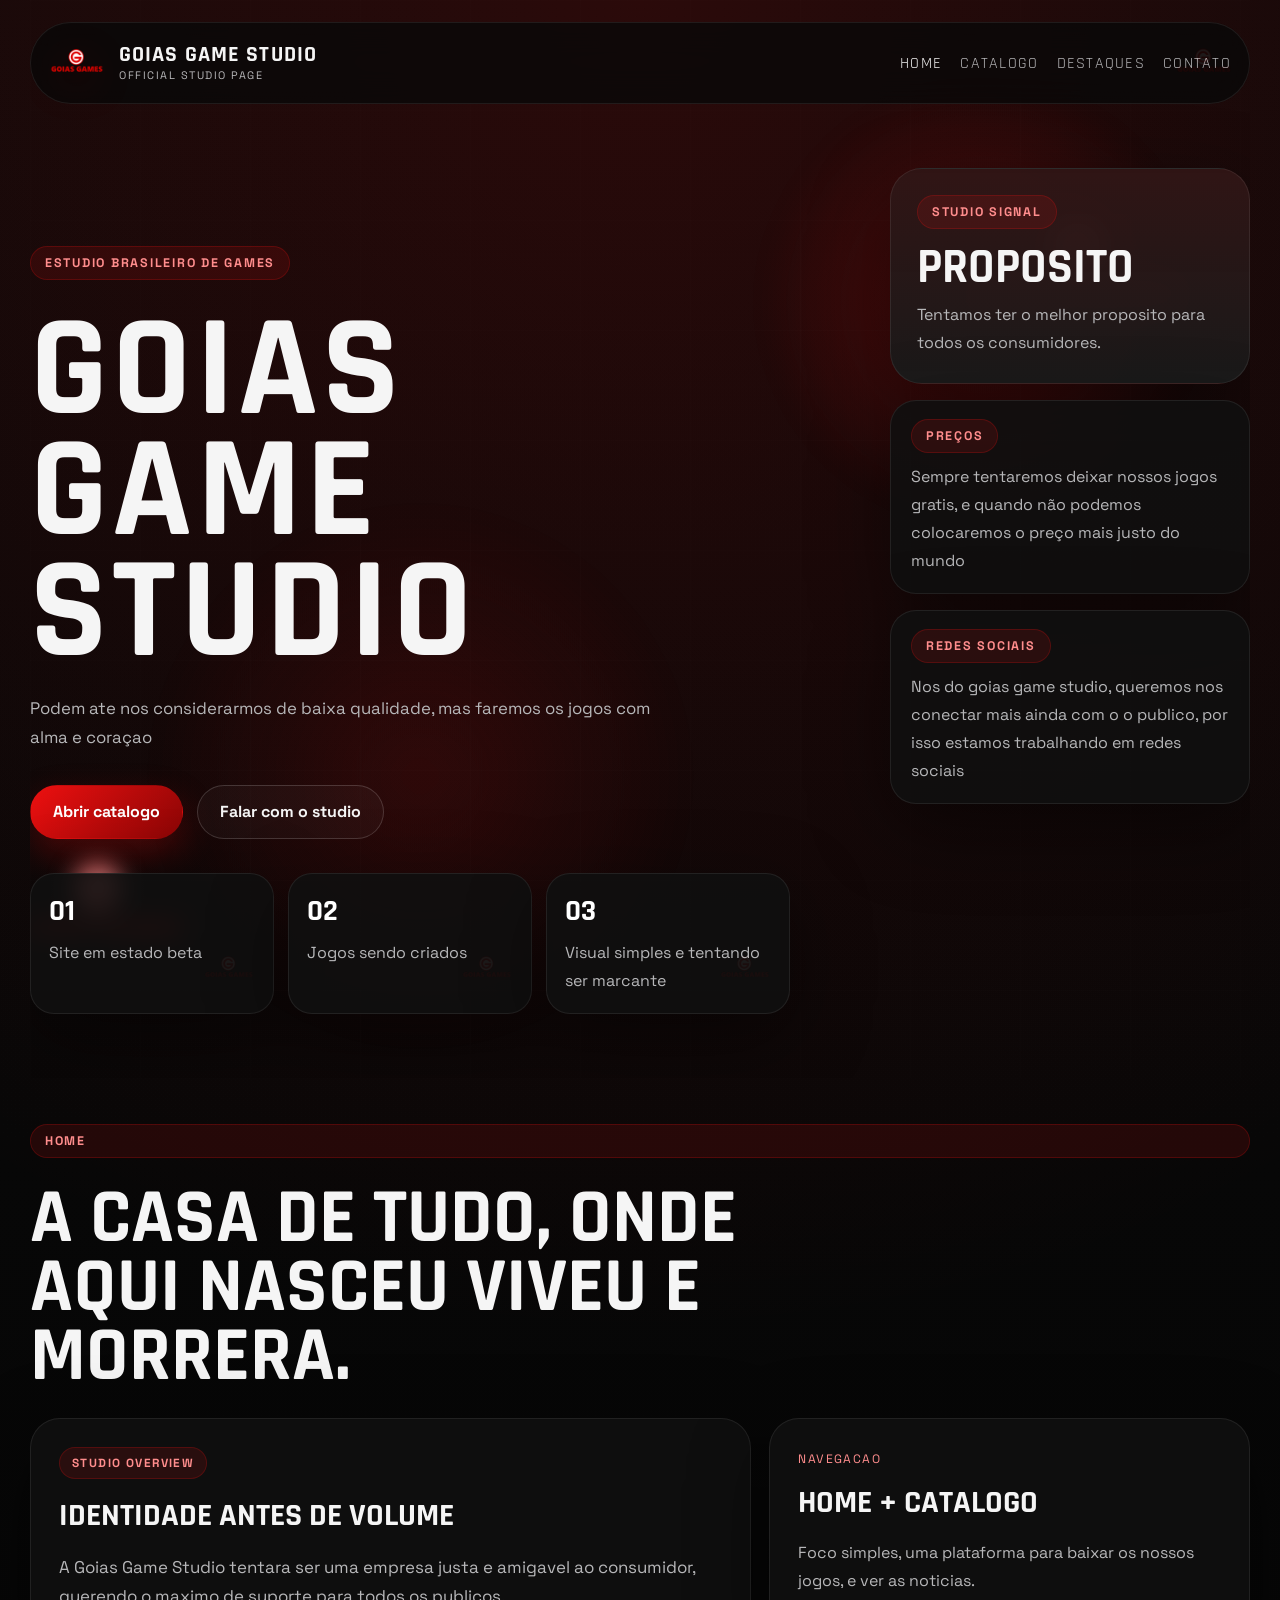
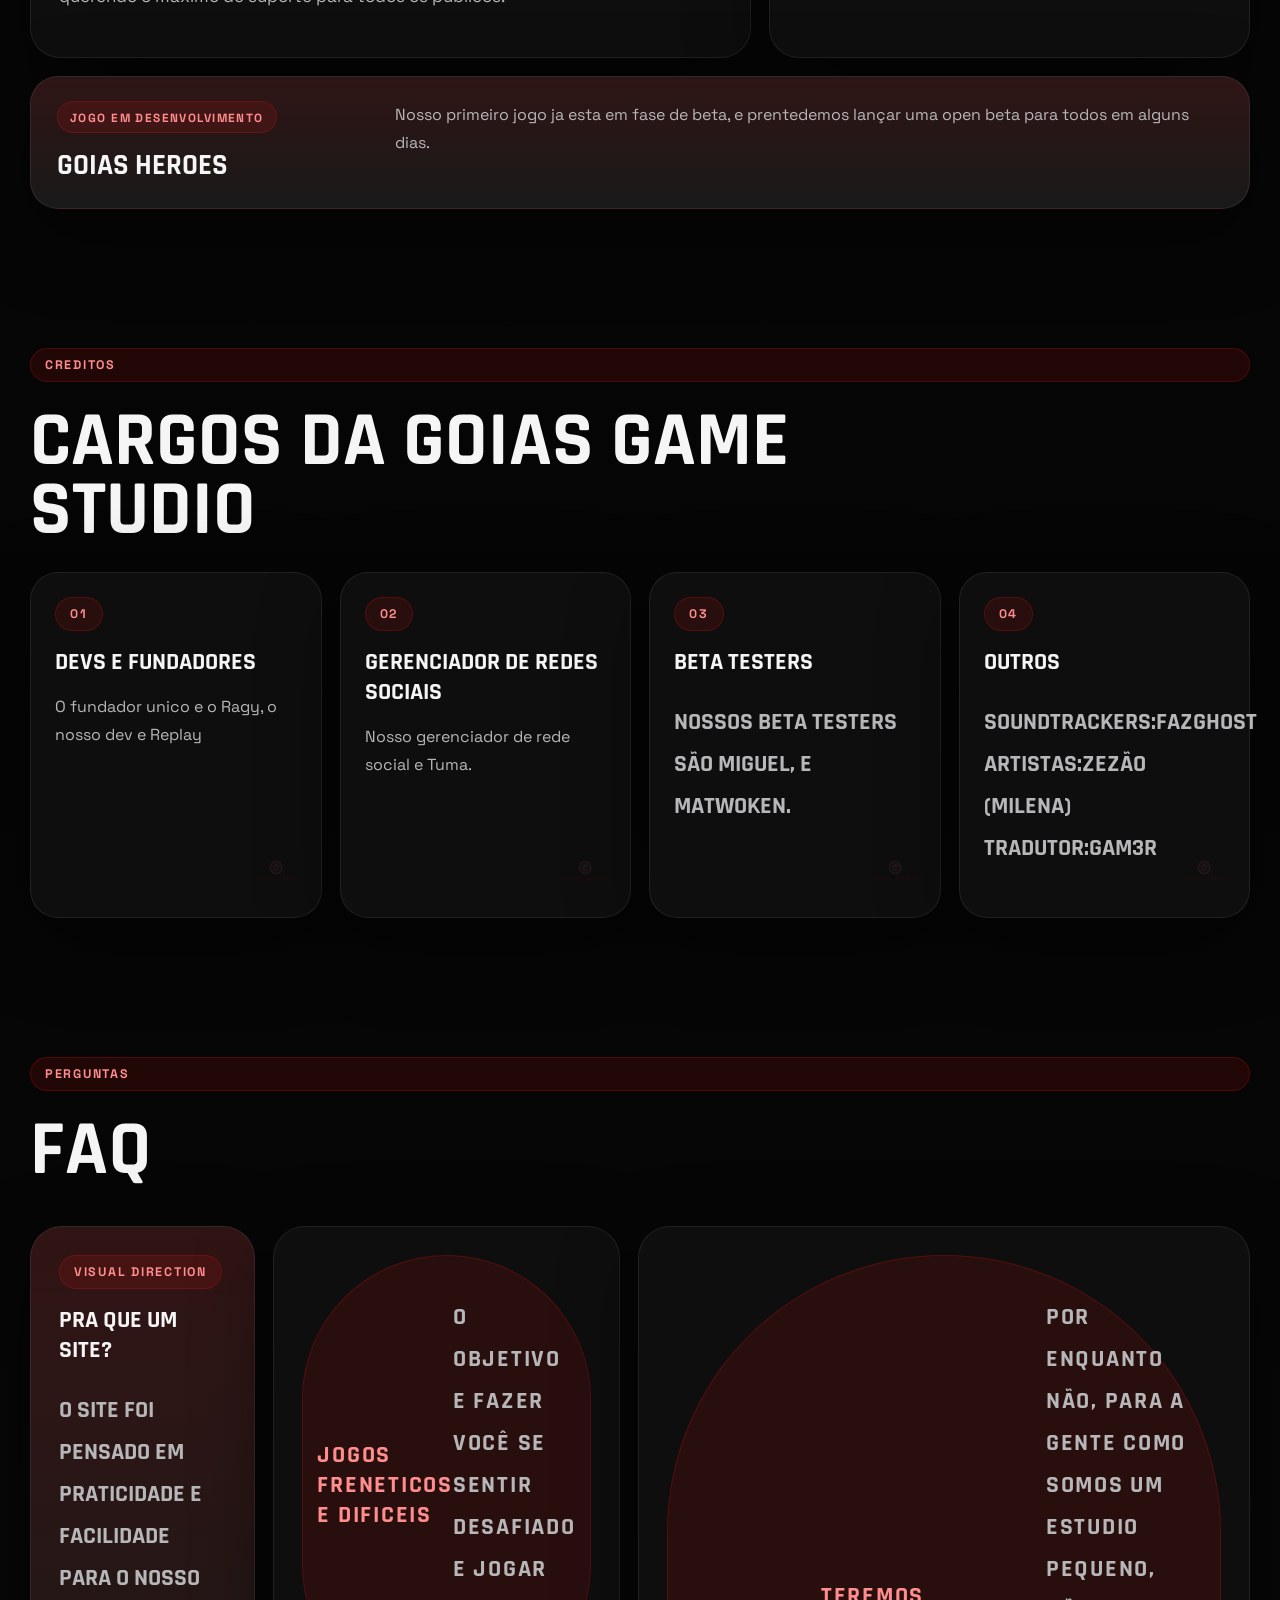
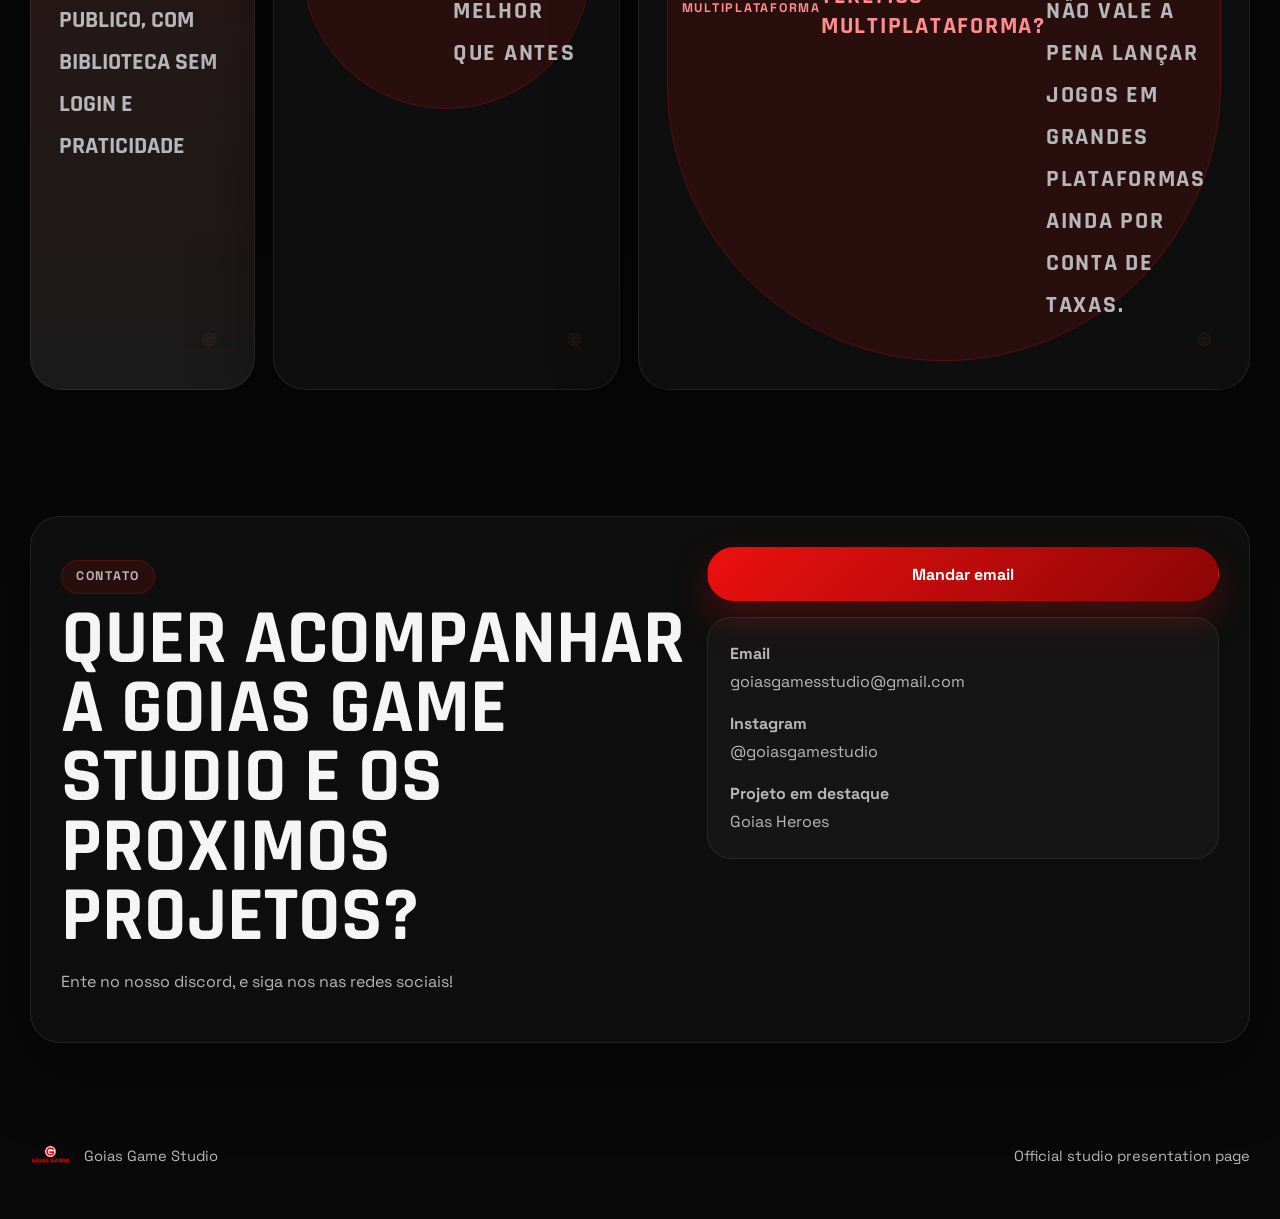
<file: index.html>
<!DOCTYPE html>
<html lang="pt-BR">
<head>
  <meta charset="UTF-8">
  <meta name="viewport" content="width=device-width, initial-scale=1.0">
  <title>Goias Game Studio</title>
  <meta
    name="description"
    content="Somos uma empresa indie fundada em 24/03/2026 com o foco de trazer a melhor experiencia para o publico."
  >
  <link rel="preconnect" href="https://fonts.googleapis.com">
  <link rel="preconnect" href="https://fonts.gstatic.com" crossorigin>
  <link
    href="https://fonts.googleapis.com/css2?family=Rajdhani:wght@500;600;700&family=Space+Grotesk:wght@400;500;700&display=swap"
    rel="stylesheet"
  >
  <link rel="stylesheet" href="style.css">
</head>
<body>
  <div class="page-shell">
    <header class="hero" id="top">
      <div class="hero-backdrop"></div>
      <div class="hero-grid"></div>

      <nav class="topbar">
        <a class="brand" href="index.html" aria-label="Goias Game Studio">
          <img src="logo-transparent.png" alt="Logo da Goias Game Studio">
          <span>
            <strong>Goias Game Studio</strong>
            <small>Official Studio Page</small>
          </span>
        </a>

        <div class="nav-links">
          <a class="nav-active" href="index.html">Home</a>
          <a href="catalogo.html">Catalogo</a>
          <a href="#features">Destaques</a>
          <a href="#contact">Contato</a>
        </div>
      </nav>

      <section class="hero-content">
        <p class="eyebrow">Estudio brasileiro de games</p>
        <h1>Goias Game Studio</h1>
        <p class="hero-subtitle">
          Podem ate nos considerarmos de baixa qualidade, mas faremos os jogos com alma e coraçao
        </p>

        <div class="hero-actions">
          <a class="button primary" href="catalogo.html">Abrir catalogo</a>
          <a class="button ghost" href="#contact">Falar com o studio</a>
        </div>

        <div class="hero-metrics">
          <div class="metric">
            <strong>01</strong>
            <span>Site em estado beta</span>
          </div>
          <div class="metric">
            <strong>02</strong>
            <span>Jogos sendo criados</span>
          </div>
          <div class="metric">
            <strong>03</strong>
            <span>Visual simples e tentando ser marcante</span>
          </div>
        </div>
      </section>

      <aside class="hero-panel">
        <div class="game-mark">
          <span class="mark-kicker">Studio Signal</span>
          <strong>Proposito</strong>
          <p>Tentamos ter o melhor proposito para todos os consumidores.</p>
        </div>

        <div class="signal-card signal-a">
          <span>Preços</span>
          <p>Sempre tentaremos deixar nossos jogos gratis, e quando não podemos colocaremos o preço mais justo do mundo</p>
        </div>

        <div class="signal-card signal-b">
          <span>Redes sociais</span>
          <p>Nos do goias game studio, queremos nos conectar mais ainda com o o publico, por isso estamos trabalhando em redes sociais</p>
        </div>
      </aside>
    </header>

    <main>
      <section class="section intro">
        <div class="section-heading">
          <p class="section-label">Home</p>
          <h2>A casa de tudo, onde aqui nasceu viveu e morrera.</h2>
        </div>

        <div class="intro-grid">
          <article class="intro-card main-card">
            <span class="game-list-tag">Studio Overview</span>
            <h3>Identidade antes de volume</h3>
            <p>
              A Goias Game Studio tentara ser uma empresa justa e amigavel ao consumidor, querendo o maximo de suporte para todos os publicos.
            </p>
          </article>

          <article class="intro-card side-card">
            <span>Navegacao</span>
            <strong>Home + Catalogo</strong>
            <p>Foco simples, uma plataforma para baixar os nossos jogos, e ver as noticias.</p>
          </article>
        </div>

        <div class="games-list">
          <article class="game-item featured-game">
            <div>
              <span class="game-item-label">Jogo Em Desenvolvimento</span>
              <h3>Goias Heroes</h3>
            </div>
            <p>Nosso primeiro jogo ja esta em fase de beta, e prentedemos lançar uma open beta para todos em alguns dias.</p>
          </article>
        </div>
      </section>

      <section class="section features" id="features">
        <div class="section-heading">
          <p class="section-label">Creditos
          <h2>Cargos da Goias Game Studio</h2>
        </div>

        <div class="feature-grid">
          <article class="feature-card">
            <span>01</span>
            <h3>DEVS E Fundadores</h3>
            <p>O fundador unico e o Ragy, o nosso dev e Replay</p>
          </article>

          <article class="feature-card">
            <span>02</span>
            <h3>Gerenciador de redes sociais</h3>
            <p>Nosso gerenciador de rede social e Tuma.</p>
          </article>

          <article class="feature-card">
            <span>03</span>
            <h3>Beta Testers<h3>
            <p>Nossos beta testers são Miguel, E Matwoken.</p>
          </article>

          <article class="feature-card">
            <span>04</span>
            <h3>Outros<h3>
            <p>Soundtrackers:FazGhost Artistas:Zezão (milena) Tradutor:Gam3r</p>
          </article>
        </div>
      </section>

      <section class="section world">
        <div class="section-heading">
          <p class="section-label">Perguntas
          <h2>FAQ<h2>
        </div>

        <div class="world-grid">
          <article class="world-card world-highlight">
            <span class="world-tag">Visual Direction</span>
            <h3>Pra que um site?<h3>
            <p>
              O Site foi pensado em praticidade e facilidade para o nosso publico, com biblioteca sem login e praticidade
            </p>
          </article>

          <article class="world-card">
            <span class="world-tag">
            <h3>Jogos Freneticos E Dificeis<h3>
            <p>O objetivo e fazer você se sentir desafiado e jogar melhor que antes</p>
          </article>

          <article class="world-card">
            <span class="world-tag">Multiplataforma
            <h3>Teremos multiplataforma?<h3>
            <p>Por enquanto não, para a gente como somos um estudio pequeno, não vale a pena lançar jogos em grandes plataformas ainda por conta de taxas.
          </article>
        </div>
      </section>

      <section class="section contact" id="contact">
        <div class="contact-box">
          <div class="contact-copy">
            <p class="section-label">Contato</p>
            <h2>Quer acompanhar a Goias Game Studio e os proximos projetos?</h2>
            <p>
              Ente no nosso discord, e siga nos nas redes sociais!
            </p>
          </div>

          <div class="contact-panel">
            <a class="button primary wide" href="mailto:goiasgamesstudio@gmail.com">Mandar email</a>
            <div class="contact-list">
              <p><strong>Email</strong><br>goiasgamesstudio@gmail.com</p>
              <p><strong>Instagram</strong><br>@goiasgamestudio</p>
              <p><strong>Projeto em destaque</strong><br>Goias Heroes</p>
            </div>
          </div>
        </div>
      </section>
    </main>

    <footer class="footer">
      <div class="footer-brand">
        <img src="logo-transparent.png" alt="Logo da Goias Game Studio">
        <p>Goias Game Studio</p>
      </div>
      <span>Official studio presentation page</span>
    </footer>
  </div>

  <script src="script.js"></script>
</body>
</html>
</file>
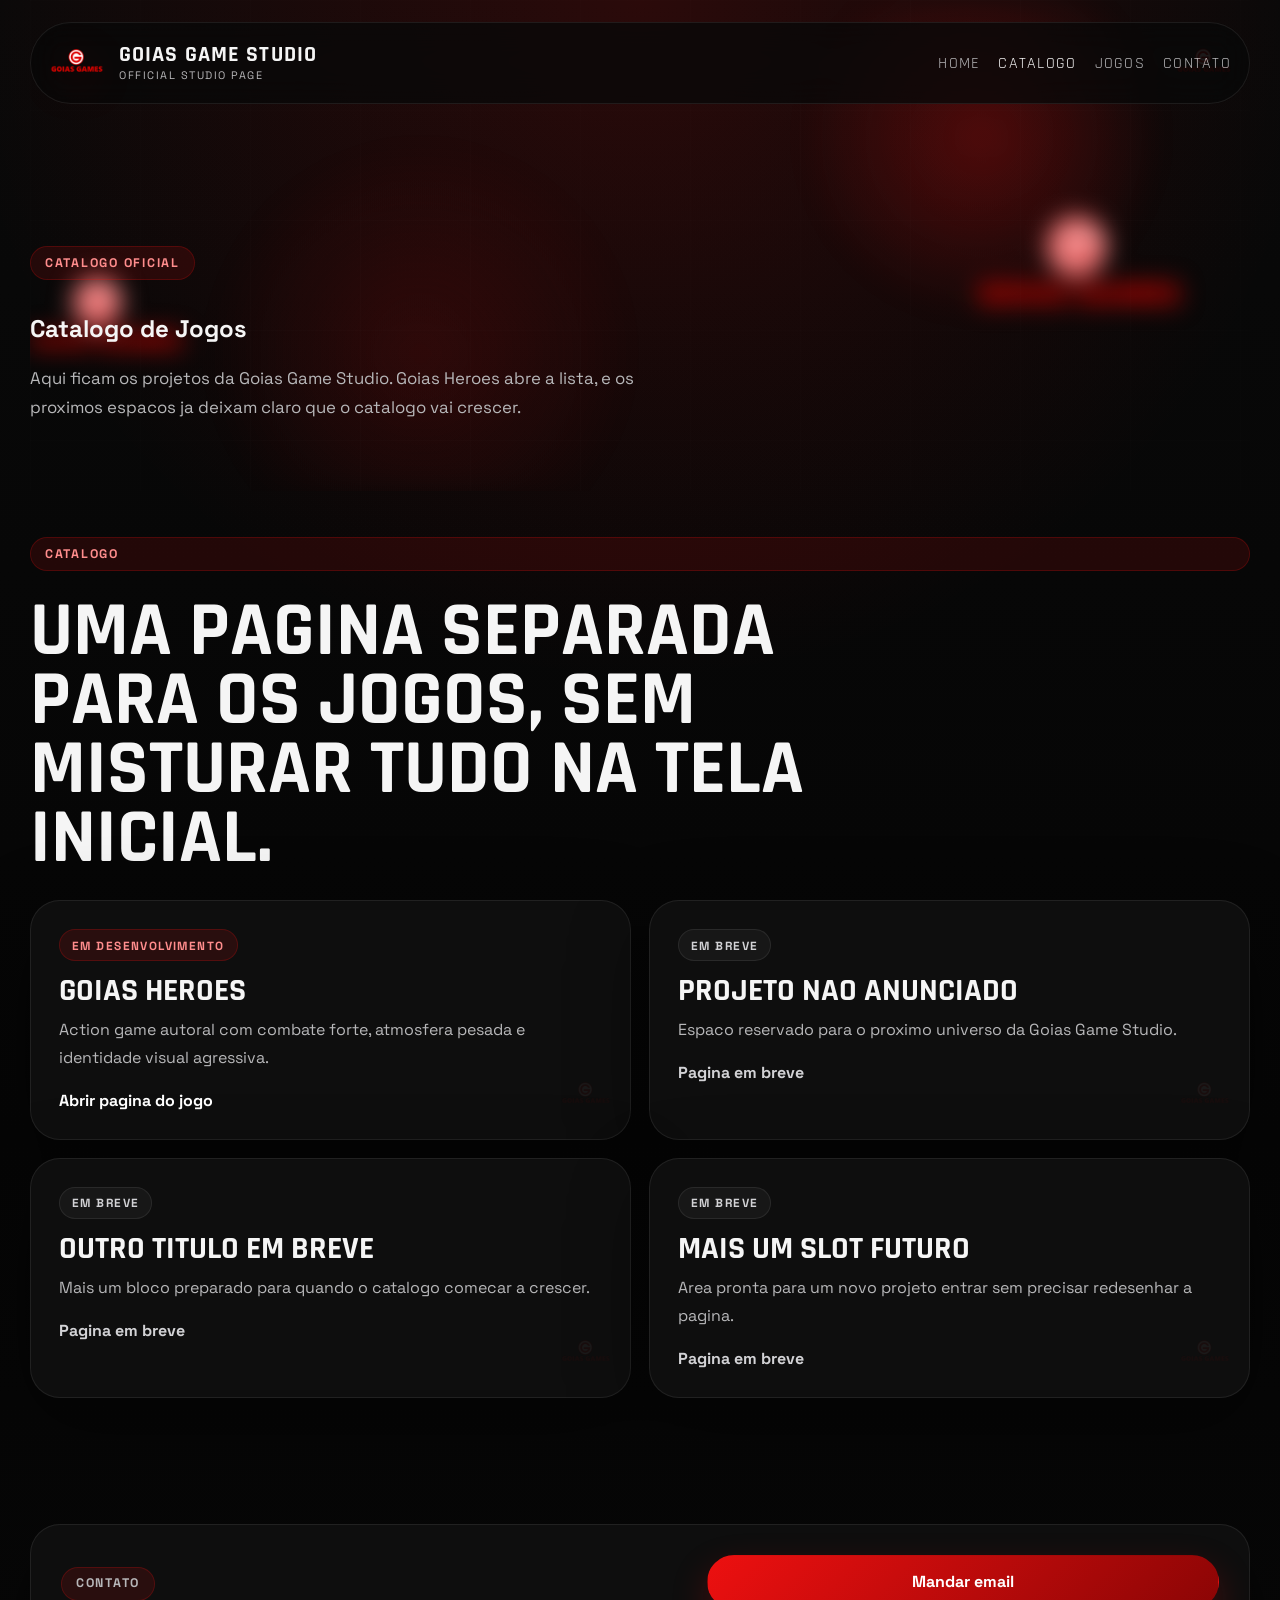
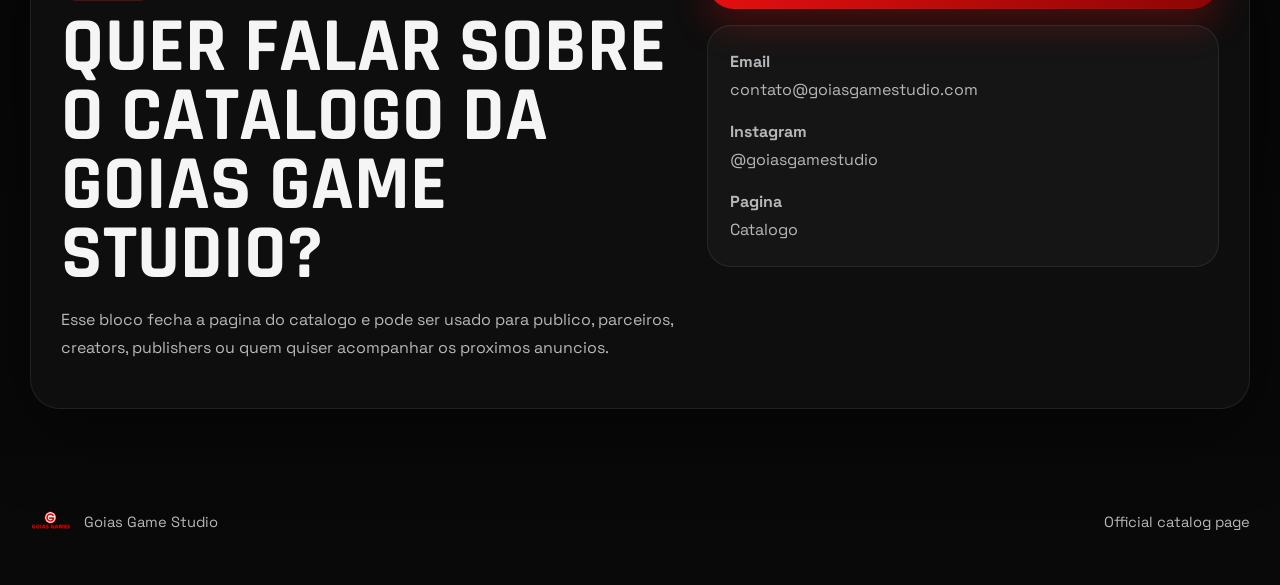
<file: catalogo.html>
<!DOCTYPE html>
<html lang="pt-BR">
<head>
  <meta charset="UTF-8">
  <meta name="viewport" content="width=device-width, initial-scale=1.0">
  <title>Catalogo | Goias Game Studio</title>
  <meta
    name="description"
    content="Catalogo oficial da Goias Game Studio com Goias Heroes e os proximos projetos do estudio."
  >
  <link rel="preconnect" href="https://fonts.googleapis.com">
  <link rel="preconnect" href="https://fonts.gstatic.com" crossorigin>
  <link
    href="https://fonts.googleapis.com/css2?family=Rajdhani:wght@500;600;700&family=Space+Grotesk:wght@400;500;700&display=swap"
    rel="stylesheet"
  >
  <link rel="stylesheet" href="style.css">
</head>
<body>
  <div class="page-shell">
    <header class="page-hero">
      <div class="hero-backdrop"></div>
      <div class="hero-grid"></div>

      <nav class="topbar">
        <a class="brand" href="index.html" aria-label="Goias Game Studio">
          <img src="logo-transparent.png" alt="Logo da Goias Game Studio">
          <span>
            <strong>Goias Game Studio</strong>
            <small>Official Studio Page</small>
          </span>
        </a>

        <div class="nav-links">
          <a href="index.html">Home</a>
          <a class="nav-active" href="catalogo.html">Catalogo</a>
          <a href="#catalog-list">Jogos</a>
          <a href="#catalog-contact">Contato</a>
        </div>
      </nav>

      <section class="page-hero-content">
        <p class="eyebrow">Catalogo oficial</p>
        <h1>Catalogo de Jogos</h1>
        <p class="hero-subtitle">
          Aqui ficam os projetos da Goias Game Studio. Goias Heroes abre a lista,
          e os proximos espacos ja deixam claro que o catalogo vai crescer.
        </p>
      </section>
    </header>

    <main>
      <section class="section" id="catalog-list">
        <div class="section-heading">
          <p class="section-label">Catalogo</p>
          <h2>Uma pagina separada para os jogos, sem misturar tudo na tela inicial.</h2>
        </div>

        <div class="catalog-grid">
          <a class="catalog-card featured-game catalog-link" href="goias-heroes.html">
            <span class="game-item-label">Em desenvolvimento</span>
            <h3>Goias Heroes</h3>
            <p>Action game autoral com combate forte, atmosfera pesada e identidade visual agressiva.</p>
            <span class="catalog-cta">Abrir pagina do jogo</span>
          </a>

          <article class="catalog-card">
            <span class="game-item-label muted-label">Em breve</span>
            <h3>Projeto nao anunciado</h3>
            <p>Espaco reservado para o proximo universo da Goias Game Studio.</p>
            <span class="catalog-cta muted-cta">Pagina em breve</span>
          </article>

          <article class="catalog-card">
            <span class="game-item-label muted-label">Em breve</span>
            <h3>Outro titulo em breve</h3>
            <p>Mais um bloco preparado para quando o catalogo comecar a crescer.</p>
            <span class="catalog-cta muted-cta">Pagina em breve</span>
          </article>

          <article class="catalog-card">
            <span class="game-item-label muted-label">Em breve</span>
            <h3>Mais um slot futuro</h3>
            <p>Area pronta para um novo projeto entrar sem precisar redesenhar a pagina.</p>
            <span class="catalog-cta muted-cta">Pagina em breve</span>
          </article>
        </div>
      </section>

      <section class="section contact" id="catalog-contact">
        <div class="contact-box">
          <div class="contact-copy">
            <p class="section-label">Contato</p>
            <h2>Quer falar sobre o catalogo da Goias Game Studio?</h2>
            <p>
              Esse bloco fecha a pagina do catalogo e pode ser usado para publico, parceiros,
              creators, publishers ou quem quiser acompanhar os proximos anuncios.
            </p>
          </div>

          <div class="contact-panel">
            <a class="button primary wide" href="mailto:contato@goiasgamestudio.com">Mandar email</a>
            <div class="contact-list">
              <p><strong>Email</strong><br>contato@goiasgamestudio.com</p>
              <p><strong>Instagram</strong><br>@goiasgamestudio</p>
              <p><strong>Pagina</strong><br>Catalogo</p>
            </div>
          </div>
        </div>
      </section>
    </main>

    <footer class="footer">
      <div class="footer-brand">
        <img src="logo-transparent.png" alt="Logo da Goias Game Studio">
        <p>Goias Game Studio</p>
      </div>
      <span>Official catalog page</span>
    </footer>
  </div>

  <script src="script.js"></script>
</body>
</html>
</file>
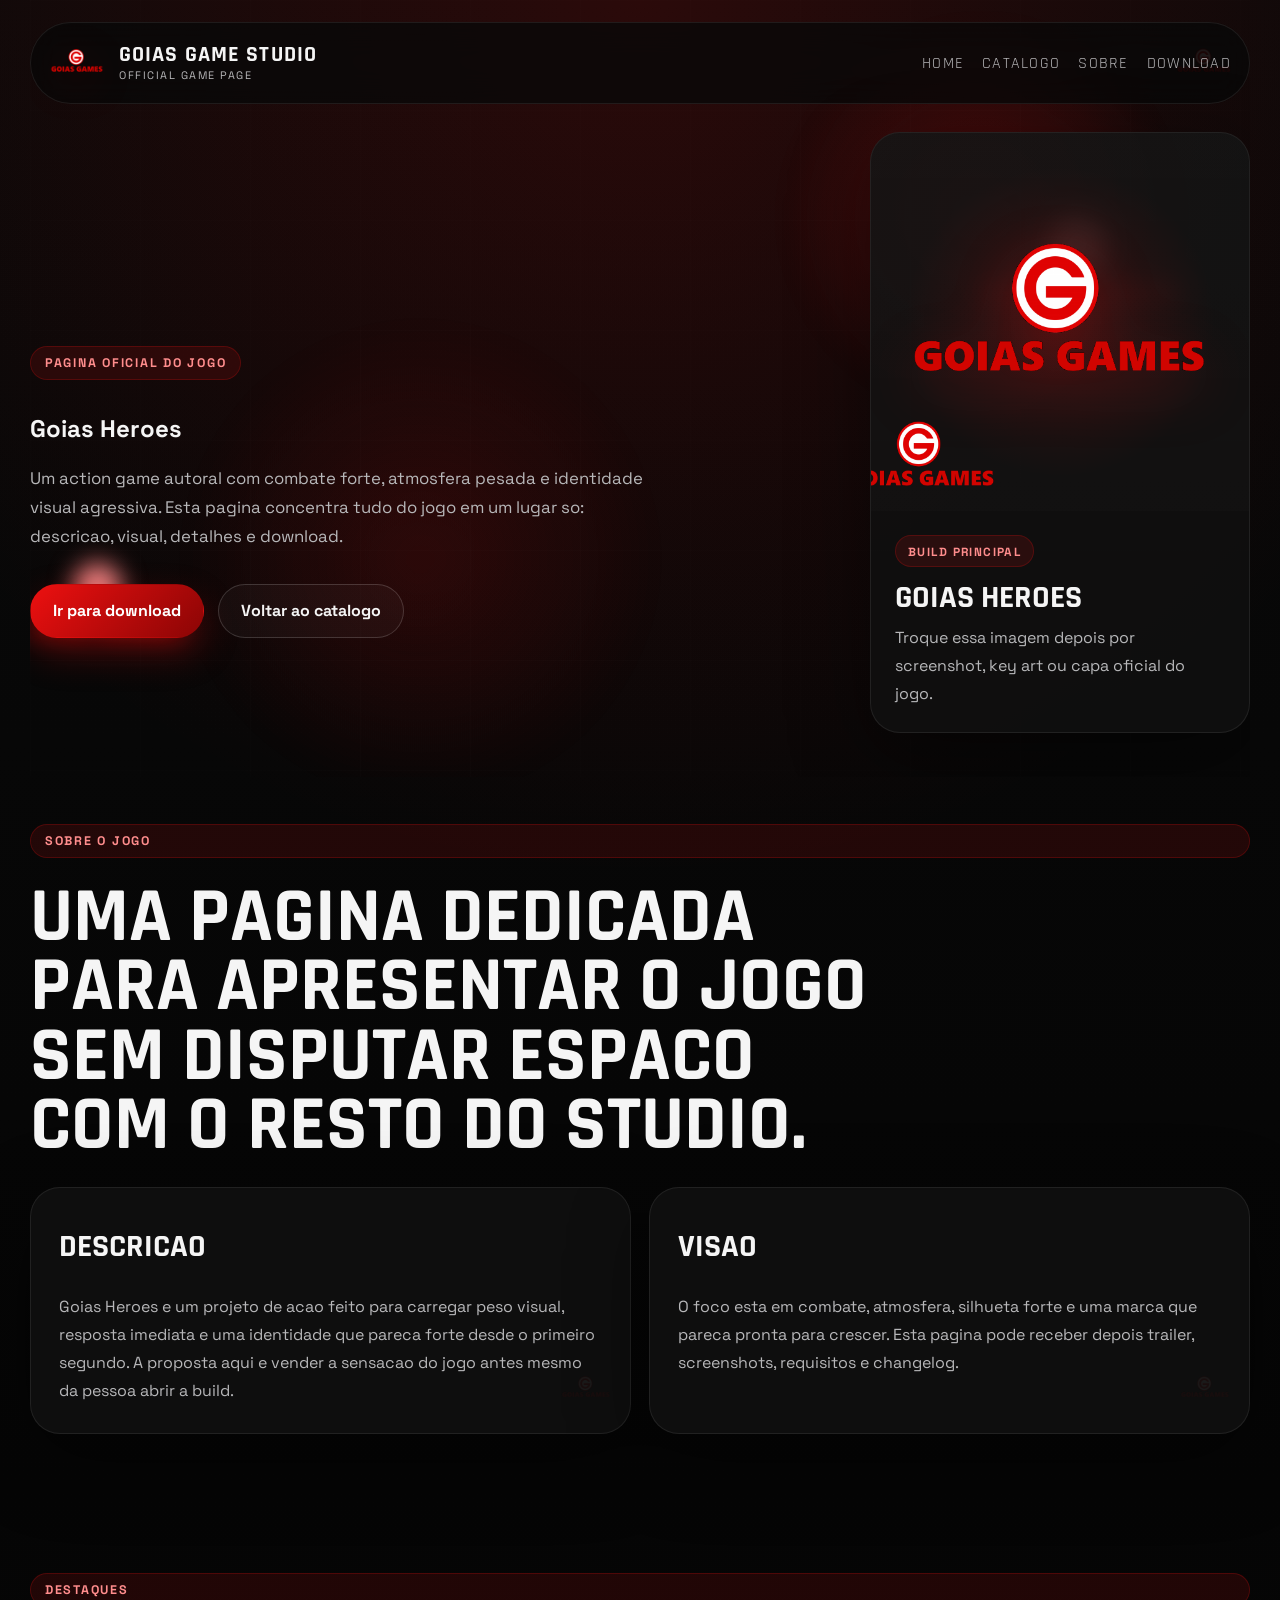
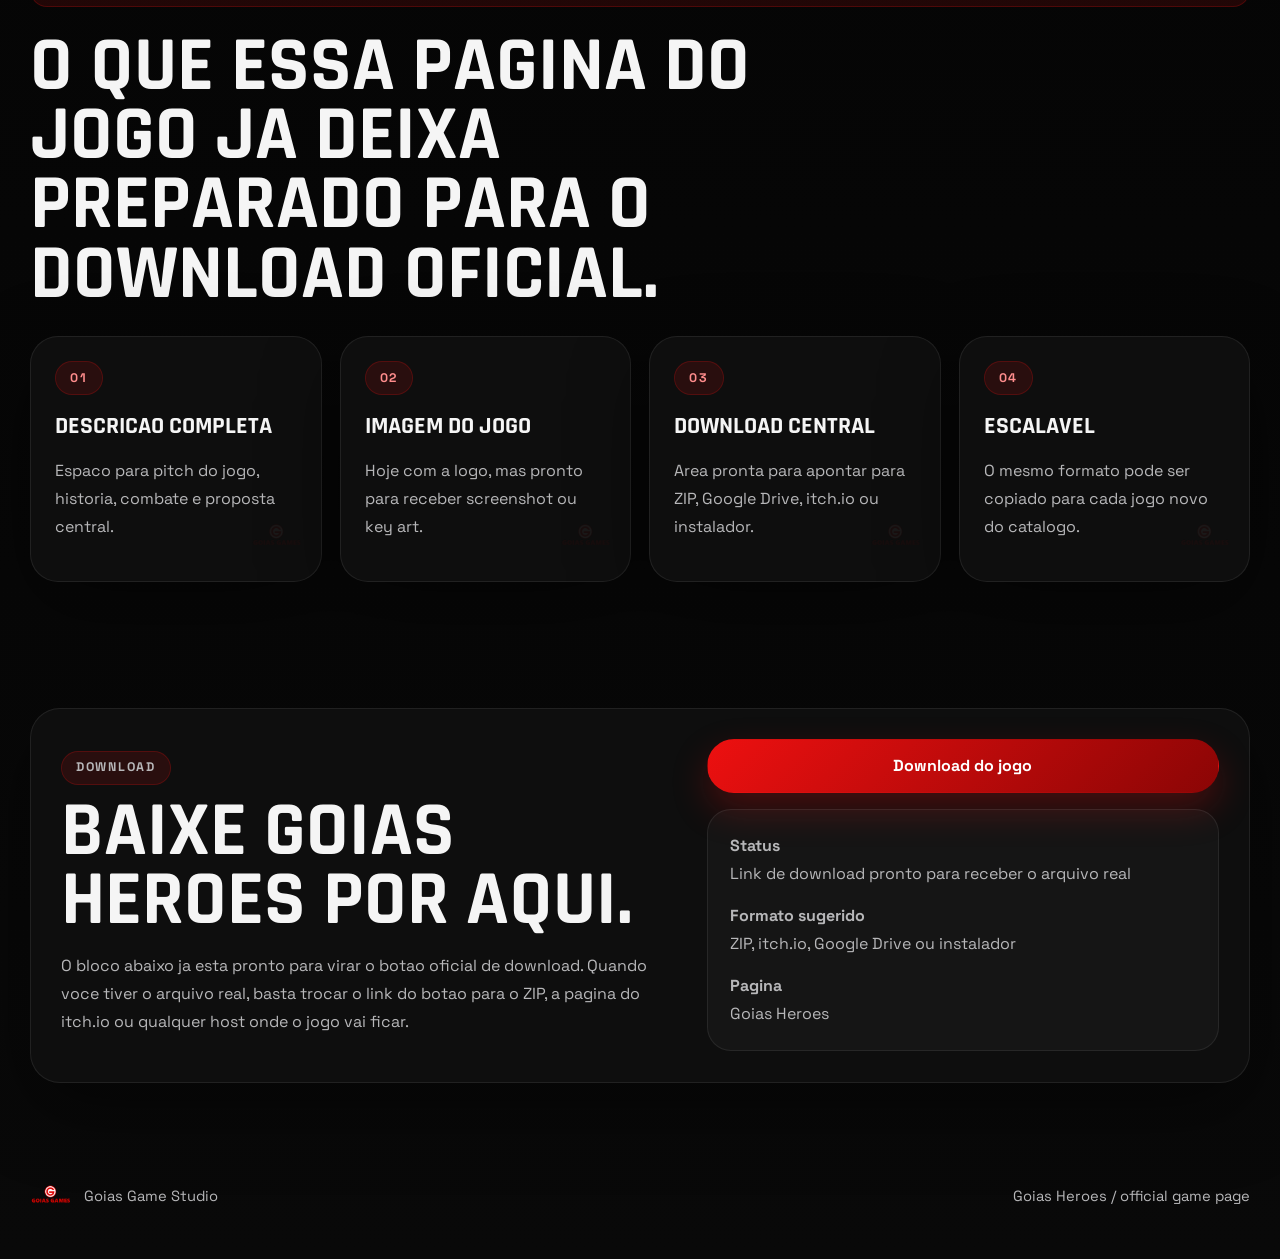
<file: goias-heroes.html>
<!DOCTYPE html>
<html lang="pt-BR">
<head>
  <meta charset="UTF-8">
  <meta name="viewport" content="width=device-width, initial-scale=1.0">
  <title>Goias Heroes | Goias Game Studio</title>
  <meta
    name="description"
    content="Pagina oficial de Goias Heroes com visao geral, descricao, imagem e area de download."
  >
  <link rel="preconnect" href="https://fonts.googleapis.com">
  <link rel="preconnect" href="https://fonts.gstatic.com" crossorigin>
  <link
    href="https://fonts.googleapis.com/css2?family=Rajdhani:wght@500;600;700&family=Space+Grotesk:wght@400;500;700&display=swap"
    rel="stylesheet"
  >
  <link rel="stylesheet" href="style.css">
</head>
<body>
  <div class="page-shell">
    <header class="page-hero game-page-hero">
      <div class="hero-backdrop"></div>
      <div class="hero-grid"></div>

      <nav class="topbar">
        <a class="brand" href="index.html" aria-label="Goias Game Studio">
          <img src="logo-transparent.png" alt="Logo da Goias Game Studio">
          <span>
            <strong>Goias Game Studio</strong>
            <small>Official Game Page</small>
          </span>
        </a>

        <div class="nav-links">
          <a href="index.html">Home</a>
          <a href="catalogo.html">Catalogo</a>
          <a href="#about-game">Sobre</a>
          <a href="#download">Download</a>
        </div>
      </nav>

      <section class="game-hero-layout">
        <div class="page-hero-content">
          <p class="eyebrow">Pagina oficial do jogo</p>
          <h1>Goias Heroes</h1>
          <p class="hero-subtitle">
            Um action game autoral com combate forte, atmosfera pesada e identidade visual agressiva.
            Esta pagina concentra tudo do jogo em um lugar so: descricao, visual, detalhes e download.
          </p>

          <div class="hero-actions">
            <a class="button primary" href="#download">Ir para download</a>
            <a class="button ghost" href="catalogo.html">Voltar ao catalogo</a>
          </div>
        </div>

        <div class="game-shot-card">
          <div class="game-shot-frame">
            <img src="logo-transparent.png" alt="Arte de Goias Heroes">
          </div>
          <div class="game-shot-meta">
            <span class="game-item-label">Build principal</span>
            <strong>Goias Heroes</strong>
            <p>Troque essa imagem depois por screenshot, key art ou capa oficial do jogo.</p>
          </div>
        </div>
      </section>
    </header>

    <main>
      <section class="section" id="about-game">
        <div class="section-heading">
          <p class="section-label">Sobre o jogo</p>
          <h2>Uma pagina dedicada para apresentar o jogo sem disputar espaco com o resto do studio.</h2>
        </div>

        <div class="detail-grid">
          <article class="detail-card">
            <h3>Descricao</h3>
            <p>
              Goias Heroes e um projeto de acao feito para carregar peso visual, resposta imediata
              e uma identidade que pareca forte desde o primeiro segundo. A proposta aqui e vender
              a sensacao do jogo antes mesmo da pessoa abrir a build.
            </p>
          </article>

          <article class="detail-card">
            <h3>Visao</h3>
            <p>
              O foco esta em combate, atmosfera, silhueta forte e uma marca que pareca pronta para crescer.
              Esta pagina pode receber depois trailer, screenshots, requisitos e changelog.
            </p>
          </article>
        </div>
      </section>

      <section class="section">
        <div class="section-heading">
          <p class="section-label">Destaques</p>
          <h2>O que essa pagina do jogo ja deixa preparado para o download oficial.</h2>
        </div>

        <div class="feature-grid">
          <article class="feature-card">
            <span>01</span>
            <h3>Descricao completa</h3>
            <p>Espaco para pitch do jogo, historia, combate e proposta central.</p>
          </article>

          <article class="feature-card">
            <span>02</span>
            <h3>Imagem do jogo</h3>
            <p>Hoje com a logo, mas pronto para receber screenshot ou key art.</p>
          </article>

          <article class="feature-card">
            <span>03</span>
            <h3>Download central</h3>
            <p>Area pronta para apontar para ZIP, Google Drive, itch.io ou instalador.</p>
          </article>

          <article class="feature-card">
            <span>04</span>
            <h3>Escalavel</h3>
            <p>O mesmo formato pode ser copiado para cada jogo novo do catalogo.</p>
          </article>
        </div>
      </section>

      <section class="section contact" id="download">
        <div class="contact-box">
          <div class="contact-copy">
            <p class="section-label">Download</p>
            <h2>Baixe Goias Heroes por aqui.</h2>
            <p>
              O bloco abaixo ja esta pronto para virar o botao oficial de download. Quando voce tiver
              o arquivo real, basta trocar o link do botao para o ZIP, a pagina do itch.io ou qualquer
              host onde o jogo vai ficar.
            </p>
          </div>

          <div class="contact-panel">
            <a class="button primary wide" href="#download-link">Download do jogo</a>
            <div class="contact-list" id="download-link">
              <p><strong>Status</strong><br>Link de download pronto para receber o arquivo real</p>
              <p><strong>Formato sugerido</strong><br>ZIP, itch.io, Google Drive ou instalador</p>
              <p><strong>Pagina</strong><br>Goias Heroes</p>
            </div>
          </div>
        </div>
      </section>

    </main>

    <footer class="footer">
      <div class="footer-brand">
        <img src="logo-transparent.png" alt="Logo da Goias Game Studio">
        <p>Goias Game Studio</p>
      </div>
      <span>Goias Heroes / official game page</span>
    </footer>
  </div>

  <script src="script.js"></script>
</body>
</html>
</file>
<file: style.css>
:root {
  --bg: #050505;
  --bg-soft: #111111;
  --surface: rgba(16, 16, 16, 0.9);
  --surface-strong: rgba(22, 22, 22, 0.98);
  --line: rgba(255, 255, 255, 0.08);
  --line-strong: rgba(255, 255, 255, 0.16);
  --text: #f5f5f5;
  --muted: #b7b7b9;
  --red: #ed1010;
  --red-dark: #8b0505;
  --glow: rgba(237, 16, 16, 0.28);
  --shadow: 0 24px 80px rgba(0, 0, 0, 0.45);
}

* {
  box-sizing: border-box;
}

html {
  scroll-behavior: smooth;
}

body {
  margin: 0;
  min-height: 100vh;
  font-family: "Space Grotesk", sans-serif;
  color: var(--text);
  background:
    radial-gradient(circle at top, rgba(237, 16, 16, 0.15), transparent 30%),
    linear-gradient(180deg, #090909 0%, var(--bg) 52%, #090909 100%);
}

body::before {
  content: "";
  position: fixed;
  inset: 0;
  pointer-events: none;
  background:
    linear-gradient(rgba(255, 255, 255, 0.03) 1px, transparent 1px),
    linear-gradient(90deg, rgba(255, 255, 255, 0.03) 1px, transparent 1px);
  background-size: 88px 88px;
  opacity: 0.18;
  mask-image: radial-gradient(circle at center, black 35%, transparent 90%);
}

a {
  color: inherit;
  text-decoration: none;
}

img {
  display: block;
  max-width: 100%;
}

.page-shell {
  width: min(1220px, calc(100% - 28px));
  margin: 0 auto;
}

.hero {
  position: relative;
  min-height: 100vh;
  padding: 22px 0 64px;
  overflow: hidden;
}

.hero-backdrop,
.hero-grid {
  position: absolute;
  inset: 0;
  pointer-events: none;
}

.hero-backdrop {
  background:
    url("logo-transparent.png") no-repeat right 6% top 160px / 220px,
    url("logo-transparent.png") no-repeat left -20px bottom 80px / 180px,
    radial-gradient(circle at 78% 28%, rgba(237, 16, 16, 0.26), transparent 18%),
    radial-gradient(circle at 32% 72%, rgba(237, 16, 16, 0.12), transparent 24%);
  filter: blur(12px);
}

.hero-grid {
  background-image:
    linear-gradient(rgba(255, 255, 255, 0.04) 1px, transparent 1px),
    linear-gradient(90deg, rgba(255, 255, 255, 0.04) 1px, transparent 1px);
  background-size: 110px 110px;
  opacity: 0.22;
}

.topbar {
  position: relative;
  z-index: 2;
  display: flex;
  align-items: center;
  justify-content: space-between;
  gap: 18px;
  min-height: 76px;
  padding: 12px 18px;
  border: 1px solid var(--line);
  border-radius: 999px;
  background: rgba(8, 8, 8, 0.78);
  backdrop-filter: blur(16px);
}

.topbar::after {
  content: "";
  position: absolute;
  right: 16px;
  top: 50%;
  width: 58px;
  height: 58px;
  transform: translateY(-50%);
  background: url("logo-transparent.png") center/contain no-repeat;
  opacity: 0.08;
  pointer-events: none;
}

.brand {
  display: inline-flex;
  align-items: center;
  gap: 14px;
}

.brand img {
  width: 56px;
  height: 56px;
  object-fit: contain;
  filter: drop-shadow(0 10px 22px rgba(237, 16, 16, 0.2));
}

.brand span {
  display: grid;
  gap: 2px;
}

.brand strong,
.nav-links a,
.hero-content h1,
.section-heading h2,
.main-card h3,
.game-item h3,
.feature-card h3,
.world-card h3,
.contact-copy h2,
.game-mark strong {
  font-family: "Rajdhani", sans-serif;
}

.brand strong {
  font-size: 1.4rem;
  line-height: 1;
  text-transform: uppercase;
  letter-spacing: 0.05em;
}

.brand small {
  color: var(--muted);
  text-transform: uppercase;
  letter-spacing: 0.14em;
  font-size: 0.68rem;
}

.nav-links {
  display: flex;
  gap: 18px;
  color: var(--muted);
}

.nav-links a {
  font-size: 1rem;
  text-transform: uppercase;
  letter-spacing: 0.08em;
  transition: color 180ms ease;
}

.nav-links a:hover {
  color: var(--text);
}

.nav-active {
  color: var(--text);
}

.hero-content,
.hero-panel,
.page-hero-content {
  position: relative;
  z-index: 2;
}

.hero-content {
  max-width: 760px;
  padding: 130px 0 0;
}

.page-hero {
  position: relative;
  min-height: 54vh;
  padding: 22px 0 44px;
  overflow: hidden;
}

.page-hero-content {
  max-width: 820px;
  padding: 130px 0 24px;
}

.eyebrow,
.section-label,
.mark-kicker,
.world-tag,
.feature-card span,
.signal-card span {
  display: inline-flex;
  align-items: center;
  min-height: 34px;
  padding: 0 14px;
  border-radius: 999px;
  background: rgba(237, 16, 16, 0.12);
  border: 1px solid rgba(237, 16, 16, 0.22);
  color: #ff8d8d;
  text-transform: uppercase;
  letter-spacing: 0.14em;
  font-size: 0.78rem;
  font-weight: 700;
}

.hero-content h1 {
  margin: 18px 0 0;
  font-size: clamp(5rem, 12vw, 9rem);
  line-height: 0.84;
  text-transform: uppercase;
  letter-spacing: 0.03em;
}

.hero-subtitle,
.intro-card p,
.feature-card p,
.world-card p,
.contact-copy p,
.contact-list p,
.game-mark p,
.signal-card p,
.metric span {
  color: var(--muted);
  line-height: 1.75;
}

.hero-subtitle {
  max-width: 620px;
  margin: 20px 0 0;
  font-size: 1.05rem;
}

.hero-actions {
  display: flex;
  flex-wrap: wrap;
  gap: 14px;
  margin-top: 32px;
}

.button {
  display: inline-flex;
  align-items: center;
  justify-content: center;
  min-height: 54px;
  padding: 0 22px;
  border-radius: 999px;
  border: 1px solid transparent;
  font-weight: 700;
  transition:
    transform 180ms ease,
    box-shadow 180ms ease,
    border-color 180ms ease;
}

.button:hover {
  transform: translateY(-2px);
}

.button.primary {
  color: white;
  background: linear-gradient(135deg, var(--red) 0%, var(--red-dark) 100%);
  box-shadow: 0 16px 36px rgba(237, 16, 16, 0.26);
}

.button.ghost {
  border-color: var(--line-strong);
  background: rgba(255, 255, 255, 0.03);
}

.button.wide {
  width: 100%;
}

.button.small {
  min-height: 42px;
  padding: 0 16px;
  font-size: 0.88rem;
}

.hero-metrics {
  display: grid;
  grid-template-columns: repeat(3, minmax(0, 1fr));
  gap: 14px;
  margin-top: 34px;
}

.metric,
.intro-card,
.feature-card,
.world-card,
.contact-box,
.game-mark,
.signal-card {
  border: 1px solid var(--line);
  background: var(--surface);
  box-shadow: var(--shadow);
}

.metric,
.feature-card,
.world-card,
.contact-box,
.catalog-card,
.detail-card {
  position: relative;
}

.metric::after,
.feature-card::after,
.world-card::after,
.catalog-card::after,
.detail-card::after {
  content: "";
  position: absolute;
  right: 18px;
  bottom: 18px;
  width: 52px;
  height: 52px;
  background: url("logo-transparent.png") center/contain no-repeat;
  opacity: 0.05;
  pointer-events: none;
}

.metric {
  padding: 18px;
  border-radius: 24px;
}

.metric strong {
  display: block;
  margin-bottom: 8px;
  font-family: "Rajdhani", sans-serif;
  font-size: 1.9rem;
  color: white;
}

.hero-panel {
  position: absolute;
  top: 168px;
  right: 0;
  width: min(360px, 100%);
}

.game-mark {
  padding: 26px;
  border-radius: 32px;
  background:
    linear-gradient(180deg, rgba(237, 16, 16, 0.12), rgba(255, 255, 255, 0.02)),
    var(--surface-strong);
}

.game-mark strong {
  display: block;
  margin-top: 18px;
  font-size: 3rem;
  line-height: 0.88;
  text-transform: uppercase;
}

.game-mark p {
  margin: 12px 0 0;
}

.signal-card {
  margin-top: 16px;
  padding: 18px 20px;
  border-radius: 26px;
}

.signal-card span {
  margin-bottom: 10px;
}

.signal-card p {
  margin: 0;
}

.section {
  padding: 34px 0 92px;
}

.section-heading {
  display: grid;
  gap: 14px;
  margin-bottom: 26px;
}

.section-heading h2,
.contact-copy h2 {
  max-width: 860px;
  margin: 0;
  font-size: clamp(2.8rem, 7vw, 4.8rem);
  line-height: 0.9;
  text-transform: uppercase;
}

.intro-grid,
.world-grid {
  display: grid;
  gap: 18px;
}

.intro-grid {
  grid-template-columns: 1.2fr 0.8fr;
}

.intro-card,
.contact-box {
  border-radius: 30px;
}

.intro-card {
  padding: 28px;
}

.game-list-tag,
.game-item-label {
  display: inline-flex;
  align-items: center;
  min-height: 32px;
  padding: 0 12px;
  border-radius: 999px;
  border: 1px solid rgba(237, 16, 16, 0.22);
  background: rgba(237, 16, 16, 0.12);
  color: #ff8d8d;
  text-transform: uppercase;
  letter-spacing: 0.12em;
  font-size: 0.74rem;
  font-weight: 700;
}

.main-card {
  font-size: 1.06rem;
}

.main-card h3 {
  margin: 16px 0 10px;
  font-size: 2rem;
  text-transform: uppercase;
}

.side-card span {
  display: inline-flex;
  text-transform: uppercase;
  letter-spacing: 0.12em;
  color: #ff8d8d;
  font-size: 0.76rem;
}

.side-card strong {
  display: block;
  margin-top: 14px;
  font-family: "Rajdhani", sans-serif;
  font-size: 2rem;
  text-transform: uppercase;
}

.games-list {
  display: grid;
  gap: 18px;
  margin-top: 18px;
}

.game-item {
  display: grid;
  grid-template-columns: 320px 1fr;
  gap: 18px;
  align-items: start;
  padding: 24px 26px;
  border: 1px solid var(--line);
  border-radius: 28px;
  background: var(--surface);
  box-shadow: var(--shadow);
}

.game-item h3 {
  margin: 14px 0 0;
  font-size: 1.8rem;
  text-transform: uppercase;
}

.game-item p {
  margin: 0;
  color: var(--muted);
  line-height: 1.75;
}

.featured-game {
  background:
    linear-gradient(180deg, rgba(237, 16, 16, 0.12), rgba(255, 255, 255, 0.02)),
    var(--surface-strong);
}

.muted-label {
  background: rgba(255, 255, 255, 0.04);
  border-color: var(--line);
  color: #d2d2d5;
}

.feature-grid {
  display: grid;
  grid-template-columns: repeat(4, minmax(0, 1fr));
  gap: 18px;
}

.feature-card {
  padding: 24px;
  border-radius: 28px;
  transition:
    transform 200ms ease,
    border-color 200ms ease;
}

.feature-card:hover,
.world-card:hover {
  transform: translateY(-5px);
  border-color: rgba(237, 16, 16, 0.3);
}

.feature-card h3,
.world-card h3 {
  margin: 16px 0 10px;
  font-size: 1.5rem;
  text-transform: uppercase;
}

.world-grid {
  grid-template-columns: 1.1fr 0.9fr 0.9fr;
}

.world-card {
  padding: 28px;
  border-radius: 32px;
}

.world-highlight {
  background:
    linear-gradient(180deg, rgba(237, 16, 16, 0.13), rgba(255, 255, 255, 0.02)),
    var(--surface-strong);
}

.contact-box {
  display: grid;
  grid-template-columns: 1.1fr 0.9fr;
  gap: 20px;
  padding: 30px;
}

.catalog-grid {
  display: grid;
  grid-template-columns: repeat(2, minmax(0, 1fr));
  gap: 18px;
}

.catalog-card {
  padding: 28px;
  border: 1px solid var(--line);
  border-radius: 30px;
  background: var(--surface);
  box-shadow: var(--shadow);
}

.catalog-link {
  transition:
    transform 180ms ease,
    border-color 180ms ease,
    box-shadow 180ms ease;
}

.catalog-link:hover {
  transform: translateY(-4px);
  border-color: rgba(237, 16, 16, 0.28);
}

.catalog-card h3 {
  margin: 16px 0 10px;
  font-family: "Rajdhani", sans-serif;
  font-size: 2rem;
  line-height: 0.9;
  text-transform: uppercase;
}

.catalog-card p {
  margin: 0;
  color: var(--muted);
  line-height: 1.75;
}

.catalog-cta {
  display: inline-flex;
  margin-top: 18px;
  color: white;
  font-weight: 700;
}

.muted-cta {
  color: #d2d2d5;
}

.game-page-hero {
  min-height: 72vh;
}

.game-hero-layout {
  position: relative;
  z-index: 2;
  display: grid;
  grid-template-columns: 1fr 380px;
  gap: 22px;
  align-items: center;
  padding-top: 28px;
}

.game-shot-card,
.detail-card {
  border: 1px solid var(--line);
  border-radius: 30px;
  background: var(--surface);
  box-shadow: var(--shadow);
}

.game-shot-card {
  overflow: hidden;
}

.game-shot-frame {
  min-height: 320px;
  display: grid;
  place-items: center;
  padding: 30px;
  background:
    url("logo-transparent.png") no-repeat left -30px bottom -30px / 160px,
    radial-gradient(circle at center, rgba(237, 16, 16, 0.16), transparent 58%),
    linear-gradient(180deg, rgba(255, 255, 255, 0.02), rgba(255, 255, 255, 0.01));
}

.game-shot-frame img {
  width: min(320px, 100%);
  object-fit: contain;
  filter: drop-shadow(0 18px 30px rgba(237, 16, 16, 0.22));
}

.game-shot-meta {
  padding: 24px;
}

.game-shot-meta strong,
.detail-card h3 {
  display: block;
  margin-top: 16px;
  font-family: "Rajdhani", sans-serif;
  font-size: 2rem;
  line-height: 0.92;
  text-transform: uppercase;
}

.game-shot-meta p,
.detail-card p {
  margin: 12px 0 0;
  color: var(--muted);
  line-height: 1.75;
}

.detail-grid {
  display: grid;
  grid-template-columns: repeat(2, minmax(0, 1fr));
  gap: 18px;
}

.detail-card {
  padding: 28px;
}

.auth-grid,
.save-system-grid,
.library-grid,
.save-board-grid {
  display: grid;
  gap: 18px;
}

.auth-grid {
  grid-template-columns: repeat(2, minmax(0, 1fr));
}

.save-system-grid {
  grid-template-columns: 1fr 1fr;
}

.auth-card,
.account-card,
.library-game-card,
.save-board,
.empty-state {
  border: 1px solid var(--line);
  border-radius: 30px;
  background: var(--surface);
  box-shadow: var(--shadow);
}

.auth-card,
.account-card,
.save-board,
.empty-state {
  padding: 28px;
}

.auth-card h3,
.account-card h3,
.library-game-card h3,
.save-board h3,
.empty-state h3,
.contact-copy h2,
.detail-card h3 {
  font-family: "Rajdhani", sans-serif;
}

.auth-card h3,
.account-card h3,
.library-game-card h3,
.save-board h3,
.empty-state h3 {
  margin: 0 0 16px;
  font-size: 2rem;
  line-height: 0.92;
  text-transform: uppercase;
}

.auth-form,
.save-form {
  display: grid;
  gap: 14px;
}

.auth-form label,
.save-form label {
  display: grid;
  gap: 8px;
  color: var(--muted);
  font-size: 0.96rem;
}

.auth-form input,
.save-form input,
.save-form select,
.save-form textarea {
  width: 100%;
  border: 1px solid var(--line);
  border-radius: 18px;
  padding: 14px 16px;
  background: rgba(255, 255, 255, 0.04);
  color: var(--text);
  font: inherit;
}

.save-form textarea {
  resize: vertical;
}

.auth-form input::placeholder,
.save-form input::placeholder,
.save-form textarea::placeholder {
  color: #7d7d83;
}

.auth-form input:disabled,
.save-form input:disabled,
.save-form select:disabled,
.save-form textarea:disabled,
.save-form button:disabled {
  opacity: 0.55;
  cursor: not-allowed;
}

.form-message {
  min-height: 24px;
  margin: 0;
  color: var(--muted);
}

.form-message[data-state="success"] {
  color: #8df0b0;
}

.form-message[data-state="error"] {
  color: #ff8d8d;
}

.account-shell {
  display: grid;
  gap: 18px;
}

.library-section {
  padding-bottom: 24px;
}

.library-grid {
  grid-template-columns: repeat(2, minmax(0, 1fr));
}

.library-game-card {
  padding: 24px;
}

.library-game-head {
  display: grid;
  grid-template-columns: 84px 1fr;
  gap: 16px;
  align-items: center;
}

.library-game-head img {
  width: 84px;
  height: 84px;
  object-fit: contain;
  filter: drop-shadow(0 10px 18px rgba(237, 16, 16, 0.2));
}

.library-game-head h3 {
  margin: 12px 0 0;
}

.library-game-card p,
.save-board p,
.empty-state p,
.account-card p {
  margin: 12px 0 0;
  color: var(--muted);
  line-height: 1.75;
}

.library-game-meta,
.save-card-head {
  display: flex;
  align-items: center;
  justify-content: space-between;
  gap: 12px;
}

.library-game-meta {
  margin-top: 18px;
}

.save-board-grid {
  grid-template-columns: repeat(2, minmax(0, 1fr));
}

.save-list,
.save-slot-list {
  display: grid;
  gap: 16px;
}

.save-card {
  padding: 20px;
  border: 1px solid var(--line);
  border-radius: 24px;
  background: rgba(255, 255, 255, 0.03);
  box-shadow: var(--shadow);
}

.save-card-head {
  margin-bottom: 10px;
}

.save-card strong {
  font-family: "Rajdhani", sans-serif;
  font-size: 1.2rem;
  text-transform: uppercase;
}

.save-card span {
  color: var(--muted);
  font-size: 0.84rem;
}

.save-card p {
  margin: 6px 0 0;
  color: var(--muted);
  line-height: 1.65;
}

.empty-state {
  display: grid;
  gap: 12px;
  justify-items: start;
}

.contact-panel {
  display: grid;
  align-content: start;
  gap: 16px;
}

.contact-list {
  padding: 22px;
  border: 1px solid var(--line);
  border-radius: 24px;
  background: rgba(255, 255, 255, 0.03);
}

.contact-list p {
  margin: 0;
}

.contact-list p + p {
  margin-top: 14px;
}

.footer {
  display: flex;
  align-items: center;
  justify-content: space-between;
  gap: 16px;
  padding: 0 0 42px;
  color: var(--muted);
  font-size: 0.92rem;
}

.footer p,
.footer span {
  margin: 0;
}

.footer-brand {
  display: inline-flex;
  align-items: center;
  gap: 12px;
}

.footer-brand img {
  width: 42px;
  height: 42px;
  object-fit: contain;
}

.reveal {
  opacity: 0;
  transform: translateY(28px);
  transition:
    opacity 650ms ease,
    transform 650ms ease;
}

.reveal.is-visible {
  opacity: 1;
  transform: translateY(0);
}

@media (max-width: 1100px) {
  .hero-panel {
    position: static;
    width: 100%;
    margin-top: 28px;
  }

  .hero-content {
    max-width: none;
    padding-top: 100px;
  }

  .hero-metrics,
  .intro-grid,
  .game-item,
  .feature-grid,
  .world-grid,
  .catalog-grid,
  .detail-grid,
  .game-hero-layout,
  .auth-grid,
  .save-system-grid,
  .library-grid,
  .save-board-grid,
  .contact-box {
    grid-template-columns: 1fr;
  }
}

@media (max-width: 760px) {
  .page-shell {
    width: min(100% - 18px, 1220px);
  }

  .topbar,
  .footer {
    flex-direction: column;
    align-items: flex-start;
    border-radius: 28px;
  }

  .topbar::after {
    display: none;
  }

  .nav-links {
    flex-wrap: wrap;
    gap: 12px;
  }

  .hero-content h1 {
    font-size: clamp(3.6rem, 18vw, 5.6rem);
  }
}
</file>
